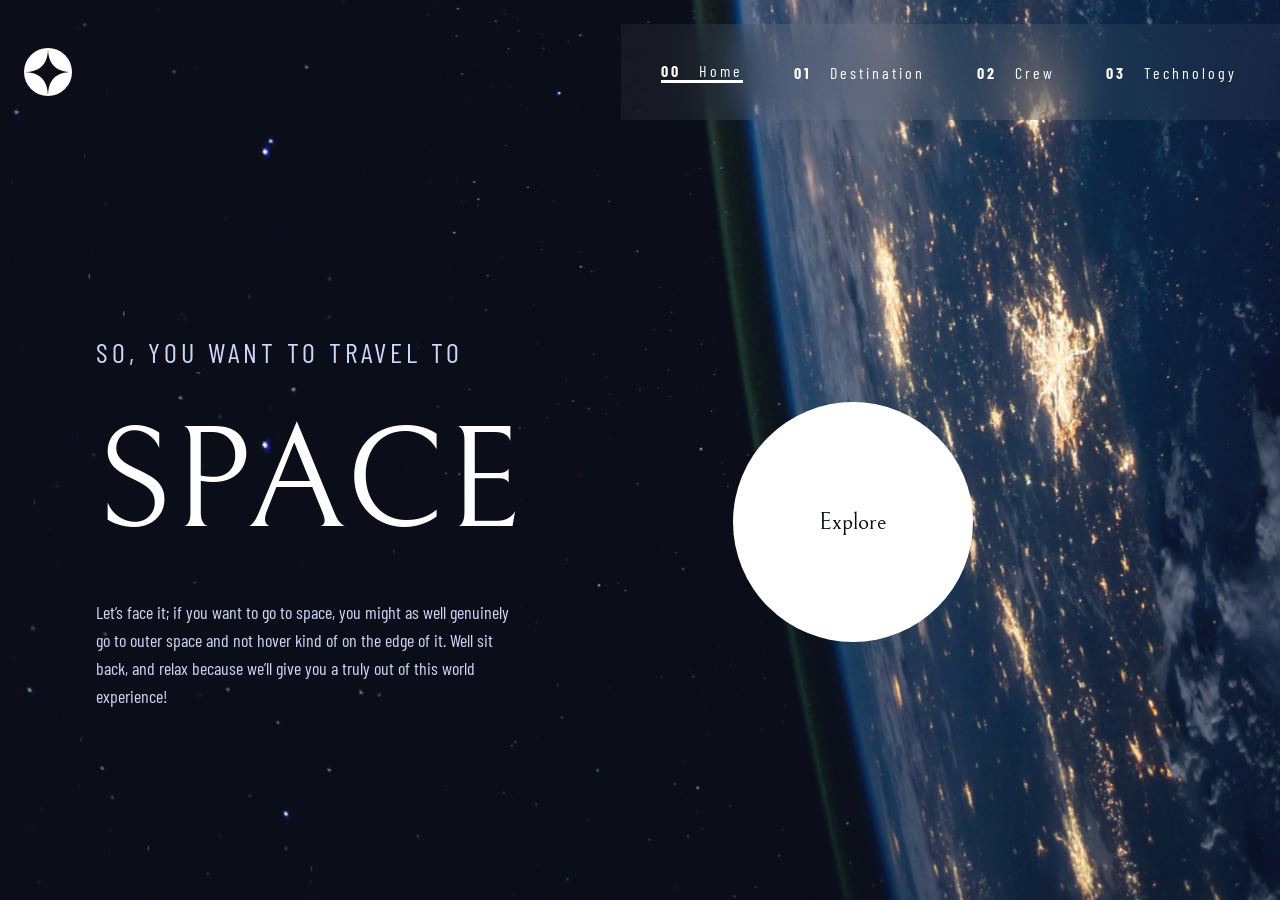
<file: index.html>
<!DOCTYPE html>
<html lang="en">
<head>
  <meta charset="UTF-8">
  <meta name="viewport" content="width=device-width, initial-scale=1.0">

  <link rel="icon" type="image/png" sizes="32x32" href="./assets/favicon-32x32.png">
  <link rel="stylesheet" href="./styles/style.css">
  <link rel="stylesheet" href="./styles/nav-styles.css">
  <title>Frontend Mentor | Space tourism website</title>
</head>
<body class="home">
<header>
 <div class="logo_container">
  <img src="./assets/shared/logo.svg" alt="logo">
 </div>
 <button class="toggle-menu" aria-label="Open menu">
  <img src="./assets/shared/icon-hamburger.svg" alt="menu">
</button>
    <nav class="nav">
      <!-- CLOSE BUTTON INSIDE PANEL -->
      <button class="close-menu" aria-label="Close menu">
        <img src="./assets/shared/icon-close.svg" alt="">
      </button>
      <ul>
        <li><a href="#" class="active" aria-current="page"><span>00 </span>Home</a></li>
        <li><a href="destination-moon.html"><span>01 </span>Destination</a></li>
        <li><a href="crew-commander.html"><span>02 </span>Crew</a></li>
        <li><a href="technology-capsule.html"><span>03 </span>Technology</a></li>
      </ul>
    </nav>
</header>
<main>
  <section class="hero-content">
    <h1>
      So, you want to travel to
      <span>Space</span>
    </h1>
    <p>
      Let’s face it; if you want to go to space, you might as well genuinely go to 
      outer space and not hover kind of on the edge of it. Well sit back, and relax 
      because we’ll give you a truly out of this world experience!
    </p>
  </section>
  <section class="explore-link">
    <a href="destination-moon.html" class="btn-explore" aria-label="Explore destinations">Explore</a>
  </section>
</main>
<script src="./scripts/script.js" type="text/javascript"></script>
</body>
</html>
</file>
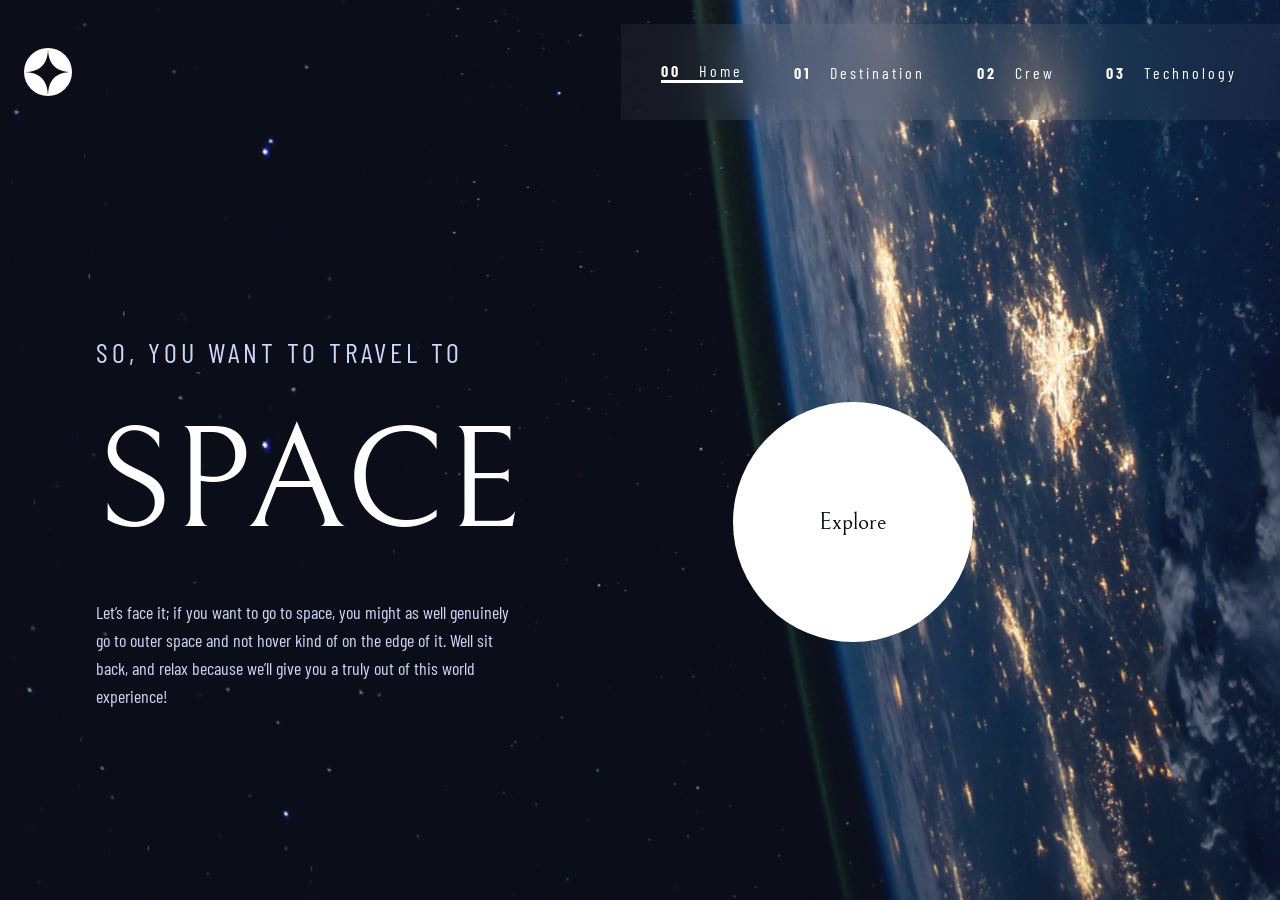
<file: starter-code/index.html>
<!DOCTYPE html>
<html lang="en">
<head>
  <meta charset="UTF-8">
  <meta name="viewport" content="width=device-width, initial-scale=1.0">

  <link rel="icon" type="image/png" sizes="32x32" href="./assets/favicon-32x32.png">
  <link rel="stylesheet" href="./styles/style.css">
  <link rel="stylesheet" href="./styles/nav-styles.css">
  <title>Frontend Mentor | Space tourism website</title>
</head>
<body class="home">
<header>
 <div class="logo_container">
  <img src="./assets/shared/logo.svg" alt="logo">
 </div>
 <button class="toggle-menu" aria-label="Open menu">
  <img src="./assets/shared/icon-hamburger.svg" alt="menu">
</button>
    <nav class="nav">
      <!-- CLOSE BUTTON INSIDE PANEL -->
      <button class="close-menu" aria-label="Close menu">
        <img src="./assets/shared/icon-close.svg" alt="">
      </button>
      <ul>
        <li><a href="#" class="active" aria-current="page"><span>00 </span>Home</a></li>
        <li><a href="destination-europa.html"><span>01 </span>Destination</a></li>
        <li><a href="crew-commander.html"><span>02 </span>Crew</a></li>
        <li><a href="technology-capsule.html"><span>03 </span>Technology</a></li>
      </ul>
    </nav>
</header>
<main>
  <section class="hero-content">
    <h1>
      So, you want to travel to
      <span>Space</span>
    </h1>
    <p>
      Let’s face it; if you want to go to space, you might as well genuinely go to 
      outer space and not hover kind of on the edge of it. Well sit back, and relax 
      because we’ll give you a truly out of this world experience!
    </p>
  </section>
  <section class="explore-link">
    <a href="destination-europa.html" class="btn-explore" aria-label="Explore destinations">Explore</a>
  </section>
</main>
<script src="./scripts/script.js" type="text/javascript"></script>
</body>
</html>
</file>
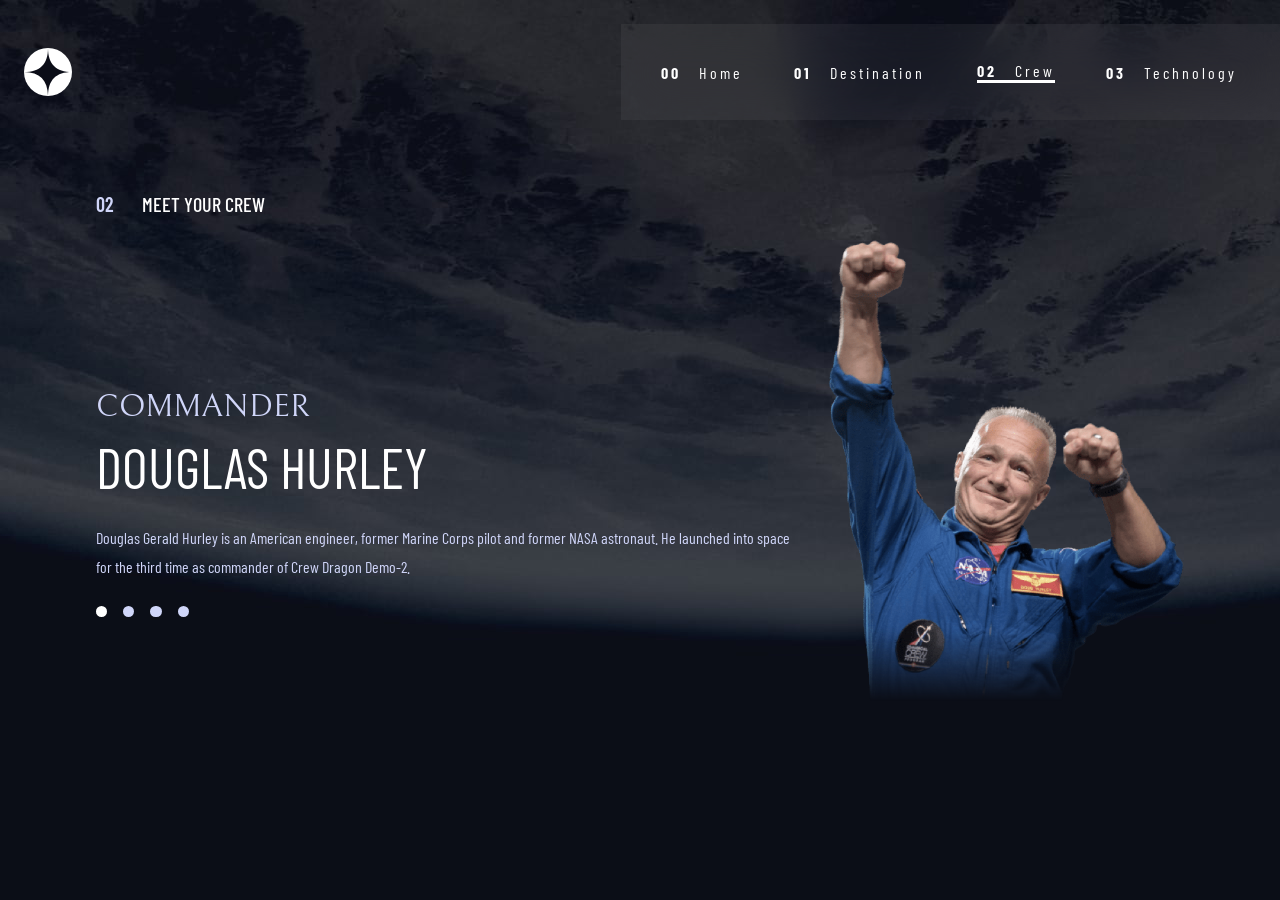
<file: crew-commander.html>
<!DOCTYPE html>
<html lang="en">
<head>
  <meta charset="UTF-8">
  <meta name="viewport" content="width=device-width, initial-scale=1.0">

  <link rel="icon" type="image/png" sizes="32x32" href="./assets/favicon-32x32.png">
  <link rel="stylesheet" href="./styles/nav-styles.css">
  <link rel="stylesheet" href="./styles/crew-styles.css">
  <title>Frontend Mentor | Space tourism website</title>
</head>
<body class="crew">
  <header>
    <div class="logo_container">
     <img src="./assets/shared/logo.svg" alt="logo">
    </div>
    <button class="toggle-menu" aria-label="Open menu">
     <img src="./assets/shared/icon-hamburger.svg" alt="menu">
    </button>
    <nav class="nav">
      <!-- CLOSE BUTTON INSIDE PANEL -->
      <button class="close-menu" aria-label="Close menu">
        <img src="./assets/shared/icon-close.svg" alt="">
      </button>
      <ul>
        <li><a href="index.html"><span>00 </span>Home</a></li>
        <li><a href="destination-moon.html"><span>01 </span>Destination</a></li>
        <li><a href="#" class="active" aria-current="page"><span>02 </span>Crew</a></li>
        <li><a href="technology-capsule.html"><span>03 </span>Technology</a></li>
      </ul>
    </nav>
  </header>
  <main>
    <h1><span>02</span> Meet your crew</h1>
    <section>
      <div class="crew-members">
        <div class="crew-member-info">
          <h2>Commander</h2>
          <h3>Douglas Hurley</h3>
          <p>
            Douglas Gerald Hurley is an American engineer, former Marine Corps pilot 
            and former NASA astronaut. He launched into space for the third time as 
            commander of Crew Dragon Demo-2.
          </p>
        </div>
        <nav>
          <ul class="crew-nav">
            <li><a href="#" class="active" aria-current="page" id="douglas-hurley"></a></li>
            <li><a href="crew-engineer.html" id="anousheh-ansari"></a></li>
            <li><a href="crew-pilot.html" id="victor-glover"></a></li>
            <li><a href="crew-specialist.html" id="mark-shuttleworth"></a></li>
          </ul>
        </nav>
      </div>
      <div class="crew-image-container">
        <img src="./assets/crew/image-douglas-hurley.png" alt="commander image">
      </div>
    </section>
  </main>
  <script type="text/javascript" src="./scripts/script.js"></script>
  <script type="text/javascript" src="./scripts/crew-script.js"></script>
</body>
</html>
</file>
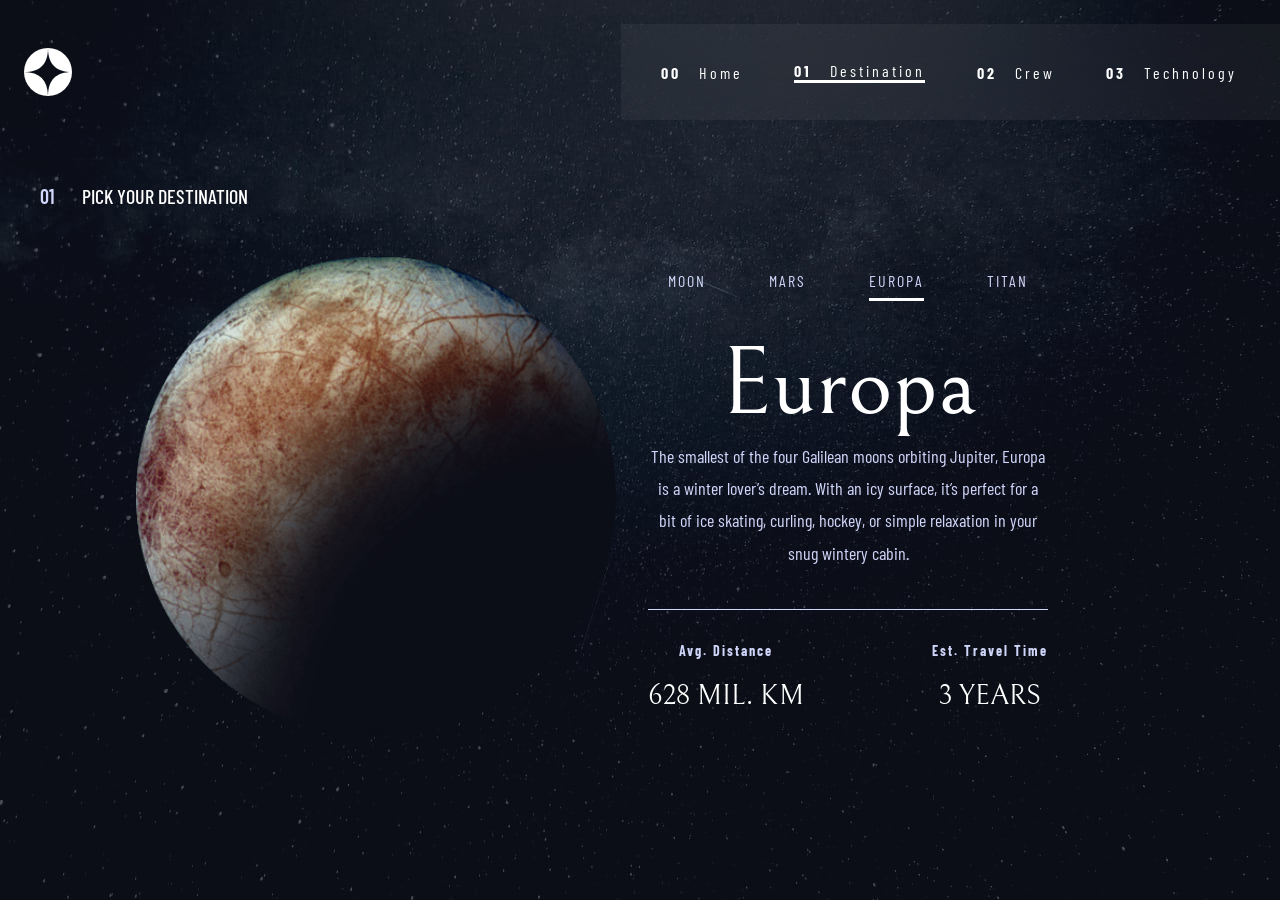
<file: destination-europa.html>
<!DOCTYPE html>
<html lang="en">
<head>
  <meta charset="UTF-8">
  <meta name="viewport" content="width=device-width, initial-scale=1.0">

  <link rel="icon" type="image/png" sizes="32x32" href="./assets/favicon-32x32.png">
  <link rel="stylesheet" href="./styles/destination-styles.css">
  <link rel="stylesheet" href="./styles/nav-styles.css">
  <title>Frontend Mentor | Space tourism website</title>
</head>
<body class="destination">
  <header>
    <div class="logo_container">
     <img src="./assets/shared/logo.svg" alt="logo">
    </div>
    <button class="toggle-menu" aria-label="Open menu">
     <img src="./assets/shared/icon-hamburger.svg" alt="menu">
    </button>
    <nav class="nav">
      <!-- CLOSE BUTTON INSIDE PANEL -->
      <button class="close-menu" aria-label="Close menu">
        <img src="./assets/shared/icon-close.svg" alt="">
      </button>
      <ul>
        <li><a href="index.html"><span>00 </span>Home</a></li>
        <li><a href="#" class="active" aria-current="page"><span>01 </span>Destination</a></li>
        <li><a href="crew-commander.html"><span>02 </span>Crew</a></li>
        <li><a href="technology-capsule.html"><span>03 </span>Technology</a></li>
      </ul>
    </nav>
  </header>
  <main>
    <h1><span>01</span> Pick your destination</h1>
    <section>
      <div class="destination-image-container">
        <img src="./assets/destination/image-europa.png" alt="europa">
      </div>
      <div class="destination-details">
        <nav class="destination-nav">
          <ul>
            <li><a href="destination-moon.html" id="moon">Moon</a></li>
            <li><a href="destination-mars.html" id="mars">Mars</a></li>
            <li><a href="#" class="active" aria-current="page" id="europa">Europa</a></li>
            <li><a href="destination-titan.html" id="titan">Titan</a></li>
          </ul>
        </nav>
        <div class="destination-description">
          <h2>Europa</h2>
          <p>The smallest of the four Galilean moons orbiting Jupiter, Europa is a 
            winter lover’s dream. With an icy surface, it’s perfect for a bit of 
            ice skating, curling, hockey, or simple relaxation in your snug wintery 
            cabin.
          </p>
        </div>
        <div class="destination-meta">
          <div class="distance">
            <h3>Avg. Distance</h3>
            <p>628 MIL. KM</p>
          </div>
          <div class="travel-time">
            <h3>Est. Travel Time</h3>
            <p>3 YEARS</p>
          </div>
        </div>
      </div>
    </section>
  </main>
<script src="./scripts/script.js" type="text/javascript"></script>
<script src="./scripts/destination-script.js" type="text/javascript"></script>
</body>
</html>
</file>
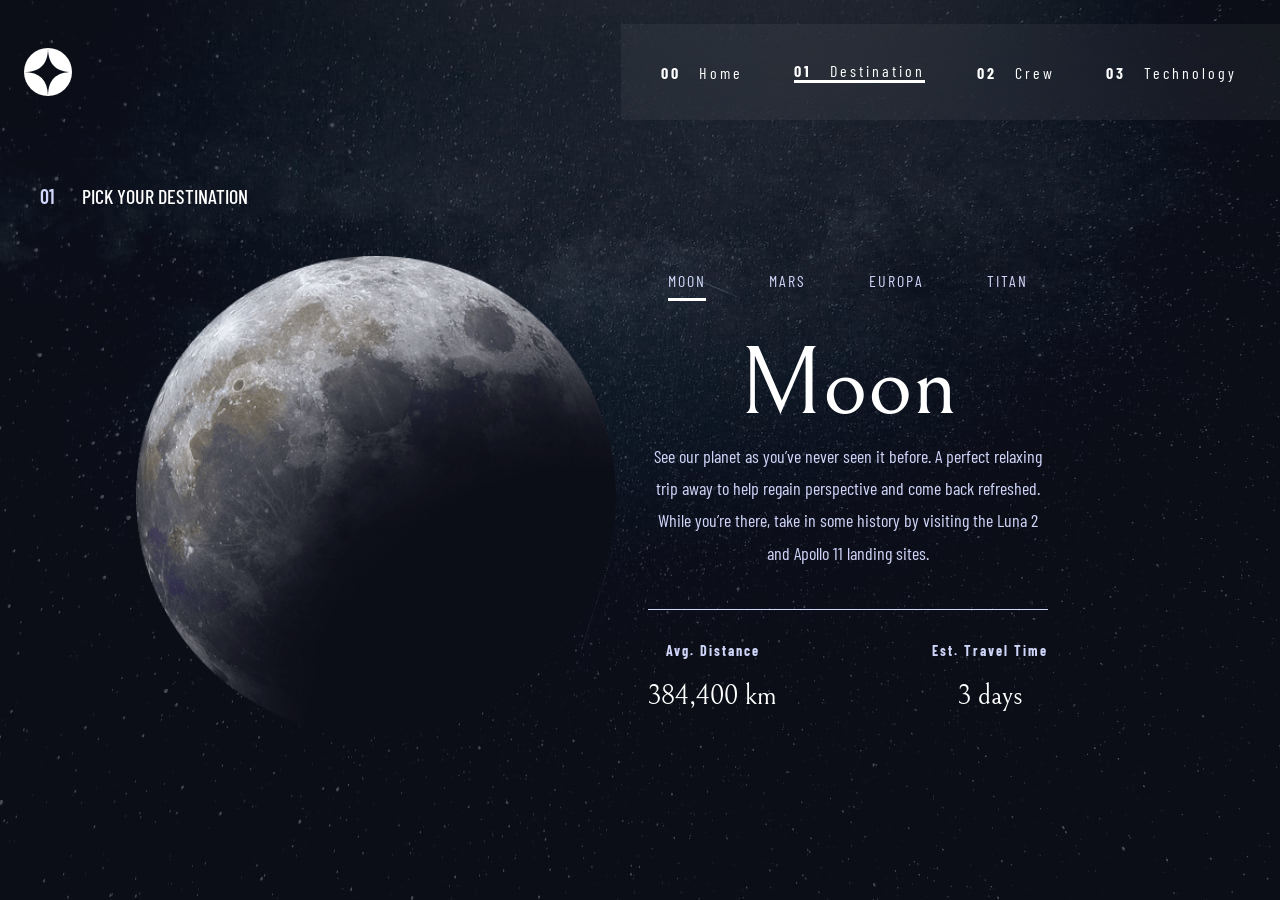
<file: destination-moon.html>
<!DOCTYPE html>
<html lang="en">
<head>
  <meta charset="UTF-8">
  <meta name="viewport" content="width=device-width, initial-scale=1.0">

  <link rel="icon" type="image/png" sizes="32x32" href="./assets/favicon-32x32.png">
  <link rel="stylesheet" href="./styles/destination-styles.css">
  <link rel="stylesheet" href="./styles/nav-styles.css">
  <title>Frontend Mentor | Space tourism website</title>
</head>
<body class="destination">
  <header>
    <div class="logo_container">
     <img src="./assets/shared/logo.svg" alt="logo">
    </div>
    <button class="toggle-menu" aria-label="Open menu">
     <img src="./assets/shared/icon-hamburger.svg" alt="menu">
    </button>
    <nav class="nav">
      <!-- CLOSE BUTTON INSIDE PANEL -->
      <button class="close-menu" aria-label="Close menu">
        <img src="./assets/shared/icon-close.svg" alt="">
      </button>
      <ul>
        <li><a href="index.html"><span>00 </span>Home</a></li>
        <li><a href="#" class="active" aria-current="page"><span>01 </span>Destination</a></li>
        <li><a href="crew-commander.html"><span>02 </span>Crew</a></li>
        <li><a href="technology-capsule.html"><span>03 </span>Technology</a></li>
      </ul>
    </nav>
  </header>
  <main>
    <h1><span>01</span> Pick your destination</h1>
    <section>
      <div class="destination-image-container">
        <img src="./assets/destination/image-moon.png" alt="moon">
      </div>
      <div class="destination-details">
        <nav class="destination-nav">
          <ul>
            <li><a href="#" class="active" aria-current="page" id="moon">Moon</a></li>
            <li><a href="#" id="mars">Mars</a></li>
            <li><a href="#" id="europa">Europa</a></li>
            <li><a href="#" id="titan">Titan</a></li>
          </ul>
        </nav>
        <div class="destination-description">
          <h2>Moon</h2>
          <p>
            See our planet as you’ve never seen it before.
            A perfect relaxing trip away to help regain perspective and come back refreshed. 
            While you’re there, take in some history by visiting the Luna 2 and Apollo 11 landing sites.
          </p>
        </div>
        <div class="destination-meta">
          <div class="distance">
            <h3>Avg. Distance</h3>
            <p>384,400 km</p>
          </div>
          <div class="travel-time">
            <h3>Est. Travel Time</h3>
            <p>3 days</p>
          </div>
        </div>
      </div>
    </section>
  </main>
<script src="./scripts/script.js" type="text/javascript"></script>
<script src="./scripts/destination-script.js" type="text/javascript"></script>
</body>
</html>
</file>
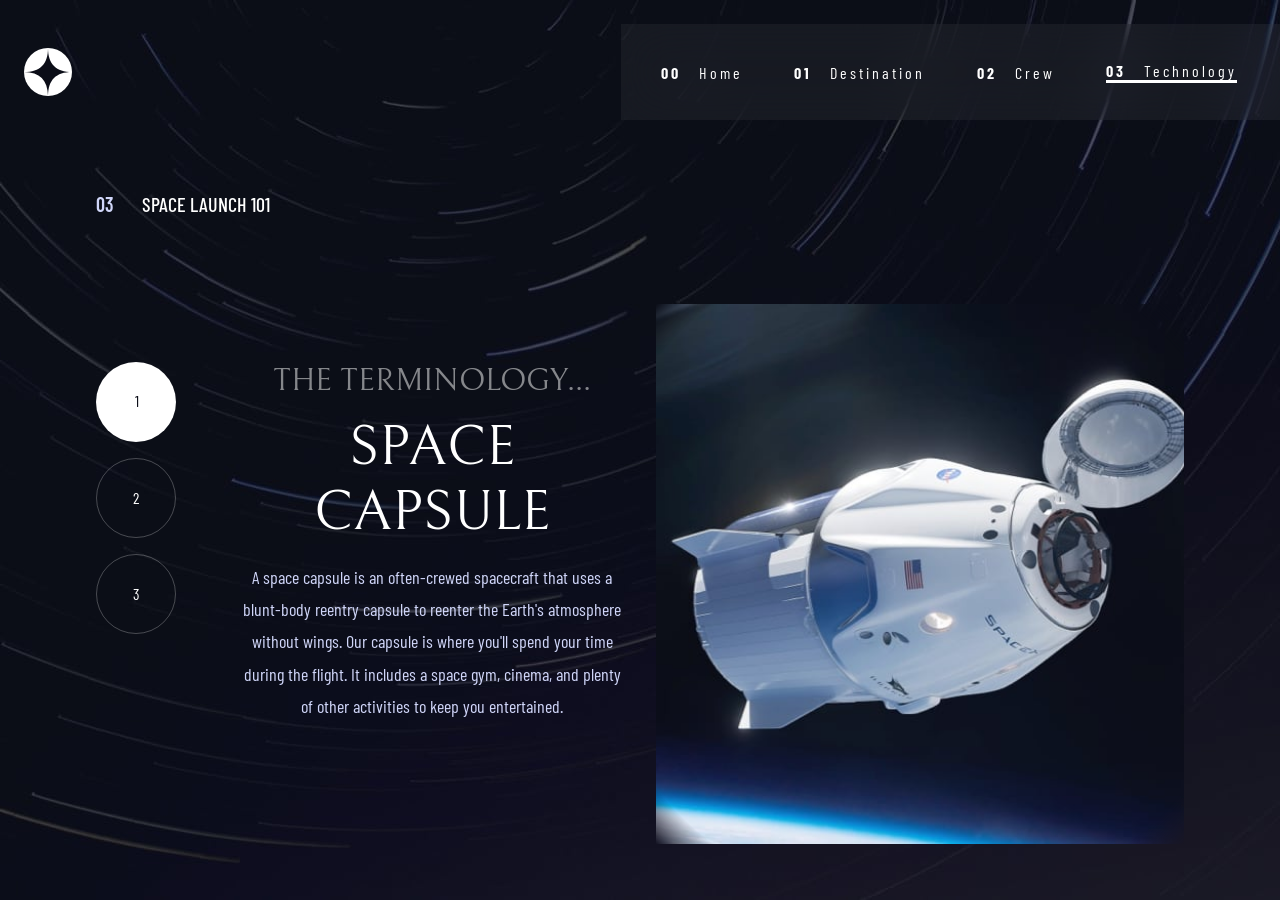
<file: technology-capsule.html>
<!DOCTYPE html>
<html lang="en">
<head>
  <meta charset="UTF-8">
  <meta name="viewport" content="width=device-width, initial-scale=1.0">

  <link rel="icon" type="image/png" sizes="32x32" href="./assets/favicon-32x32.png">
  <link rel="stylesheet" href="./styles/nav-styles.css">
  <link rel="stylesheet" href="./styles/technology-styles.css">
  <title>Frontend Mentor | Space tourism website</title>
</head>
<body class="technology">
  <header>
    <div class="logo_container">
     <img src="./assets/shared/logo.svg" alt="logo">
    </div>
    <button class="toggle-menu" aria-label="Open menu">
     <img src="./assets/shared/icon-hamburger.svg" alt="menu">
    </button>
    <nav class="nav">
      <!-- CLOSE BUTTON INSIDE PANEL -->
      <button class="close-menu" aria-label="Close menu">
        <img src="./assets/shared/icon-close.svg" alt="">
      </button>
      <ul>
        <li><a href="index.html"><span>00 </span>Home</a></li>
        <li><a href="destination-europa.html"><span>01 </span>Destination</a></li>
        <li><a href="crew-commander.html"><span>02 </span>Crew</a></li>
        <li><a href="#" class="active" aria-current="page"><span>03 </span>Technology</a></li>
      </ul>
    </nav>
  </header>
  <main>
    <h1><span>03</span> Space launch 101</h1>
    <section>
      <div class="technology-image-container">
        <picture>
          <source media="(min-width: 1024px)" srcset="./assets/technology/image-space-capsule-portrait.jpg">
          <img src="./assets/technology/image-space-capsule-landscape.jpg" alt="space capsule with earth in the background">
        </picture>
      </div>
      <div class="technology-equipment">
        <nav aria-label="Technology selection">
          <ul class="technology-nav">
            <li><a aria-label="Space capsule"  aria-current="page" class="active" href="#" id="space-capsule">1</a></li>
            <li><a aria-label="Spaceport" href="technology-spaceport.html" id="spaceport">2</a></li>
            <li><a aria-label="Launch vehicle" href="technology-vehicle.html" id="launch-vehicle">3</a></li>
          </ul>
        </nav>
        <div class="tech-info">
          <h2>
            <span class="translucent">The terminology...</span>
            <span>Space capsule</span>
          </h2>
          <p>A space capsule is an often-crewed spacecraft that uses a blunt-body reentry 
            capsule to reenter the Earth's atmosphere without wings. Our capsule is where 
            you'll spend your time during the flight. It includes a space gym, cinema, 
            and plenty of other activities to keep you entertained.
          </p> 
        </div>
      </div>
    </section>
  </main>
  <script type="text/javascript" src="./scripts/script.js"></script>
  <script src="./scripts/technology-script.js" type="text/javascript"></script>
</body>
</html>
</file>
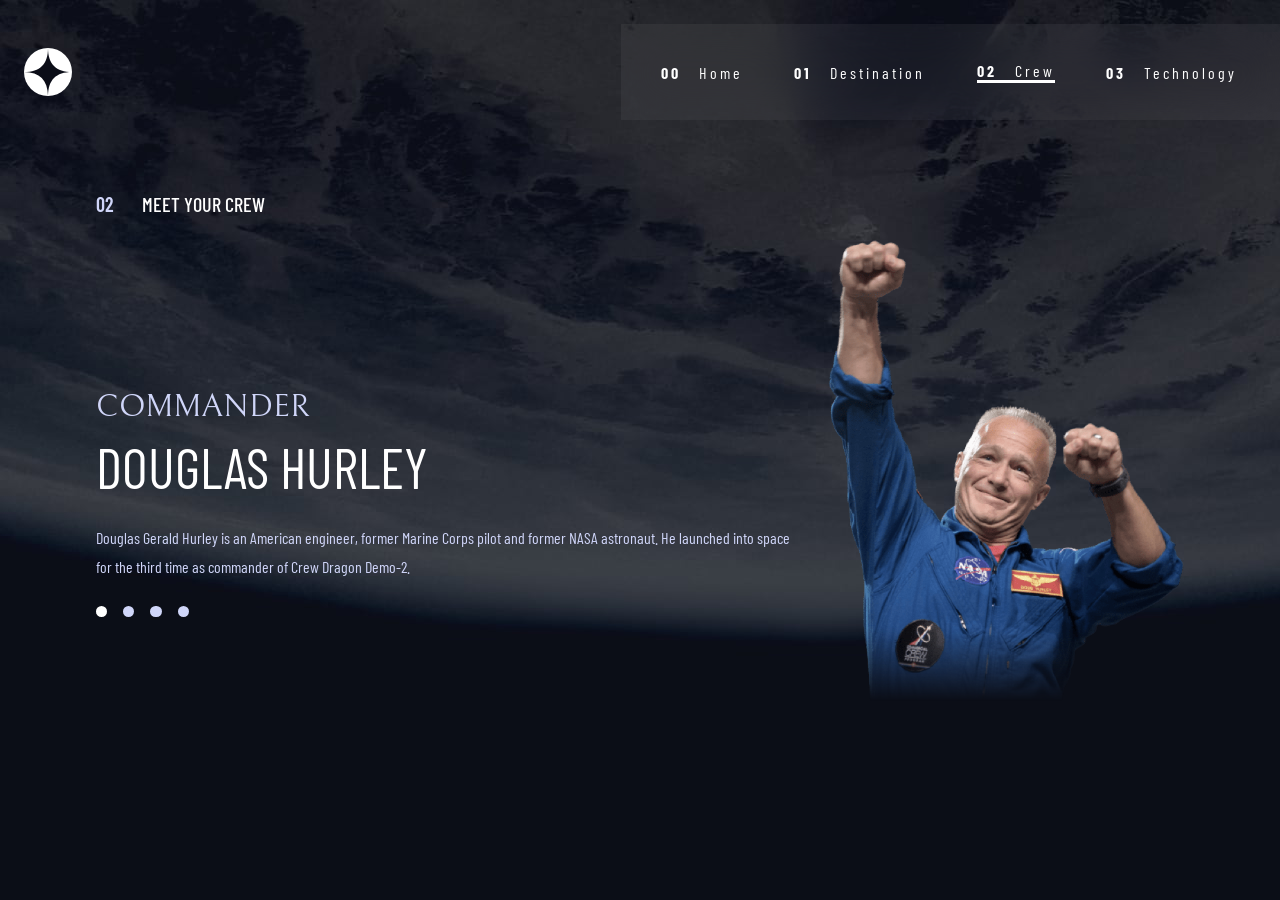
<file: starter-code/crew-commander.html>
<!DOCTYPE html>
<html lang="en">
<head>
  <meta charset="UTF-8">
  <meta name="viewport" content="width=device-width, initial-scale=1.0">

  <link rel="icon" type="image/png" sizes="32x32" href="./assets/favicon-32x32.png">
  <link rel="stylesheet" href="./styles/nav-styles.css">
  <link rel="stylesheet" href="./styles/crew-styles.css">
  <title>Frontend Mentor | Space tourism website</title>
</head>
<body class="crew">
  <header>
    <div class="logo_container">
     <img src="./assets/shared/logo.svg" alt="logo">
    </div>
    <button class="toggle-menu" aria-label="Open menu">
     <img src="./assets/shared/icon-hamburger.svg" alt="menu">
    </button>
    <nav class="nav">
      <!-- CLOSE BUTTON INSIDE PANEL -->
      <button class="close-menu" aria-label="Close menu">
        <img src="./assets/shared/icon-close.svg" alt="">
      </button>
      <ul>
        <li><a href="index.html"><span>00 </span>Home</a></li>
        <li><a href="destination-europa.html"><span>01 </span>Destination</a></li>
        <li><a href="#" class="active" aria-current="page"><span>02 </span>Crew</a></li>
        <li><a href="technology-capsule.html"><span>03 </span>Technology</a></li>
      </ul>
    </nav>
  </header>
  <main>
    <h1><span>02</span> Meet your crew</h1>
    <section>
      <div class="crew-members">
        <div class="crew-member-info">
          <h2>Commander</h2>
          <h3>Douglas Hurley</h3>
          <p>
            Douglas Gerald Hurley is an American engineer, former Marine Corps pilot 
            and former NASA astronaut. He launched into space for the third time as 
            commander of Crew Dragon Demo-2.
          </p>
        </div>
        <nav>
          <ul class="crew-nav">
            <li><a href="#" class="active" aria-current="page" id="douglas-hurley"></a></li>
            <li><a href="crew-engineer.html" id="anousheh-ansari"></a></li>
            <li><a href="crew-pilot.html" id="victor-glover"></a></li>
            <li><a href="crew-specialist.html" id="mark-shuttleworth"></a></li>
          </ul>
        </nav>
      </div>
      <div class="crew-image-container">
        <img src="./assets/crew/image-douglas-hurley.png" alt="commander image">
      </div>
    </section>
  </main>
  <script type="text/javascript" src="./scripts/script.js"></script>
  <script type="text/javascript" src="./scripts/crew-script.js"></script>
</body>
</html>
</file>
<file: styles/style.css>
@import url('https://fonts.googleapis.com/css2?family=Bellefair&display=swap');
@import url('https://fonts.googleapis.com/css2?family=Barlow+Condensed:ital,wght@0,100;0,200;0,300;0,400;0,500;0,600;0,700;0,800;0,900;1,100;1,200;1,300;1,400;1,500;1,600;1,700;1,800;1,900&display=swap');
:root {
    --primary-color: #FFFFFF;
    --secondary-color: #d0d6f9;
    --background-color: #0b0d17; 
    --title-font: 'Bellefair', serif;
    --text-font: 'Barlow Condensed', sans-serif;
}
*,*::before,*::after {
    box-sizing: border-box;
    padding: 0;
    margin: 0;
    font-family: var(--text-font);
}
img {
    display: block;
    max-width: 100%;
}
body {
    min-height: 100dvh;
    display: flex;
    flex-direction: column;
    overflow-x: hidden;
    background-size: cover;
    background-position: center;
    background-repeat: no-repeat;
    background-attachment: fixed;
}


/* Add styles for the main content */
.home {
  background-image: url("../assets/home/background-home-mobile.jpg");
}
main {
    display: flex;
    flex-direction: column; 
    align-items: center;
    text-align: center;
    padding: 1.5rem; 
}
h1 {
    font-size: 1rem;
    font-weight: 400;
    color: var(--secondary-color);
    text-align: center;
    text-transform: uppercase;
}
h1 span {
    font-family: var(--title-font);
    font-size: 5rem;
    color: var(--primary-color);
    display: block;
    margin-block: 2rem;
    letter-spacing: 0px;
}
p {
    color:var(--secondary-color);
    line-height: 1.75rem;
}
.explore-link {
    display: flex;
    justify-content: center;
    align-items: center;
    width: 100%;
}
.btn-explore {
  display: inline-block;
  background: white;
  color: var(--background-color);
  font-family: var(--title-font);
  font-size: 1.5rem;
  font-weight: 400;
  border-radius: 50%;
  width: 9rem;
  height: 9rem;
  line-height: 9rem;
  margin-block:4.5rem;
  padding-inline:auto;
  text-align: center;
  text-decoration: none;
  cursor: pointer;
  transition: transform 0.3s ease;
  box-shadow: 0 0 0 0 rgba(255,255,255,0);
}

.btn-explore:hover,
.btn-explore:focus {
  transform: scale(1.1);
  box-shadow: 0 0 0 5.5rem rgba(255,255,255,0.2);
  outline: none;
  color:var(--secondary-color)
}

@media (min-width: 768px) {
  main {
    padding:8rem;
    padding-inline: 2.5rem;
  }
  .home {
    background-image: url("../assets/home/background-home-tablet.jpg");
  }
  .btn-explore {
    width: 15rem;
    height: 15rem;
    line-height: 15rem;
    margin-block:7.5rem;
  }

.btn-explore:hover,
.btn-explore:focus {
  box-shadow: 0 0 0 3.5rem rgba(255,255,255,0.2);
}
  h1 {
    font-size: 1.75rem;
    letter-spacing: 4px;
  }
  h1 span {
    font-size: 9rem;
  }
  
}
@media (min-width: 1024px) {
  .home {
    background-image: url("../assets/home/background-home-desktop.jpg");
  }
  main {
    margin-block: auto;
    padding-inline: 6rem;
    flex-direction: row;
    justify-content: baseline;
    gap: auto;
  }
  .hero-content {
    text-align: start;
  }
  h1 {
    text-align: inherit;
  }
  p {
    font-size: 1.125rem;
    max-width: 450px;
  }

}
</file>
<file: styles/nav-styles.css>
header {
    color: #fff;
    padding-block: 1.5rem;
    padding-inline: 1.5rem;
    display:flex;
    justify-content: space-between;
    align-items: center;
}
.logo_container {
    padding-right: 1.5rem;
}
.toggle-menu {
    background: none;
    border: none;
    cursor: pointer;
    padding-left: 1.5rem;
}
/* Add styles for the navigation menu */
.nav {
  position: fixed;
  inset: 0 0 0 30%; /* leaves left side visible */
  
  background: rgba(255, 255, 255, 0.05);

  backdrop-filter: blur(25px);
  -webkit-backdrop-filter: blur(25px);

  transform: translateX(100%);
  transition: transform 0.4s ease;

  padding-top: 8rem;
  padding-left: 2rem;
  z-index: 1;
}

.nav.active {
  transform: translateX(0);
}
.nav ul {
  list-style: none;
  display: flex;
  flex-direction: column;
  gap: 2rem;
}
.nav li {
  padding-right: .2rem;
}
.nav a {
  text-decoration: none;
  color: white;
  letter-spacing: 3px;
  font-size: 1rem;
  display: block;
}

nav a.active {
    border-right: 3px solid var(--primary-color);
}

.nav span {
  font-weight: 700;
  margin-right: 0.75rem;
}

.nav a:hover,
.nav a:focus {
    border-right: 3px solid var(--secondary-color);
}


.toggle-menu {
    /* background: none; */
    border: none;
    cursor: pointer;
}
.toggle-menu img {
    width: 24px;
    height: 24px;
}
.close-menu {
  position: absolute;
  top: 2rem;
  right: 2rem;
  background: none;
  border: none;
  cursor: pointer;
}

.close-menu img {
  width: 24px;
  height: 24px;
}
@media (min-width: 768px) {
  header {
    padding-inline-end:0;
  }
  
  /* Hide hamburger */
  .toggle-menu {
    display: none;
  }

  /* Hide close button */
  .close-menu {
    display: none;
  }

  /* Reset nav completely */
  .nav {
    position: static;
    inset: auto;
    transform: none;
    transition: none;
    display: flex;
    align-items: center;

    width: auto;
    height: 6rem;
/* 
    backdrop-filter: none; */

    padding: 0;
    padding-inline:2.5rem;
    gap: 3rem;
  }

  .nav ul {
    flex-direction: row;
    gap: 3rem;
    align-items: center;
  }
  nav a.active {
    border-right:none;
    border-bottom: 3px solid var(--primary-color);
  }
.nav a:hover,
.nav a:focus {
  border-right: none; 
  border-bottom: 3px solid var(--secondary-color);
}
}
</file>
<file: starter-code/styles/style.css>
@import url('https://fonts.googleapis.com/css2?family=Bellefair&display=swap');
@import url('https://fonts.googleapis.com/css2?family=Barlow+Condensed:ital,wght@0,100;0,200;0,300;0,400;0,500;0,600;0,700;0,800;0,900;1,100;1,200;1,300;1,400;1,500;1,600;1,700;1,800;1,900&display=swap');
:root {
    --primary-color: #FFFFFF;
    --secondary-color: #d0d6f9;
    --background-color: #0b0d17; 
    --title-font: 'Bellefair', serif;
    --text-font: 'Barlow Condensed', sans-serif;
}
*,*::before,*::after {
    box-sizing: border-box;
    padding: 0;
    margin: 0;
    font-family: var(--text-font);
}
img {
    display: block;
    max-width: 100%;
}
body {
    min-height: 100dvh;
    display: flex;
    flex-direction: column;
    overflow-x: hidden;
    background-size: cover;
    background-position: center;
    background-repeat: no-repeat;
    background-attachment: fixed;
}


/* Add styles for the main content */
.home {
  background-image: url("../assets/home/background-home-mobile.jpg");
}
main {
    display: flex;
    flex-direction: column; 
    align-items: center;
    text-align: center;
    padding: 1.5rem; 
}
h1 {
    font-size: 1rem;
    font-weight: 400;
    color: var(--secondary-color);
    text-align: center;
    text-transform: uppercase;
}
h1 span {
    font-family: var(--title-font);
    font-size: 5rem;
    color: var(--primary-color);
    display: block;
    margin-block: 2rem;
    letter-spacing: 0px;
}
p {
    color:var(--secondary-color);
    line-height: 1.75rem;
}
.explore-link {
    display: flex;
    justify-content: center;
    align-items: center;
    width: 100%;
}
.btn-explore {
  display: inline-block;
  background: white;
  color: var(--background-color);
  font-family: var(--title-font);
  font-size: 1.5rem;
  font-weight: 400;
  border-radius: 50%;
  width: 9rem;
  height: 9rem;
  line-height: 9rem;
  margin-block:4.5rem;
  padding-inline:auto;
  text-align: center;
  text-decoration: none;
  cursor: pointer;
  transition: transform 0.3s ease;
  box-shadow: 0 0 0 0 rgba(255,255,255,0);
}

.btn-explore:hover,
.btn-explore:focus {
  transform: scale(1.1);
  box-shadow: 0 0 0 5.5rem rgba(255,255,255,0.2);
  outline: none;
  color:var(--secondary-color)
}

@media (min-width: 768px) {
  main {
    padding:8rem;
    padding-inline: 2.5rem;
  }
  .home {
    background-image: url("../assets/home/background-home-tablet.jpg");
  }
  .btn-explore {
    width: 15rem;
    height: 15rem;
    line-height: 15rem;
    margin-block:7.5rem;
  }

.btn-explore:hover,
.btn-explore:focus {
  box-shadow: 0 0 0 3.5rem rgba(255,255,255,0.2);
}
  h1 {
    font-size: 1.75rem;
    letter-spacing: 4px;
  }
  h1 span {
    font-size: 9rem;
  }
  
}
@media (min-width: 1024px) {
  .home {
    background-image: url("../assets/home/background-home-desktop.jpg");
  }
  main {
    margin-block: auto;
    padding-inline: 6rem;
    flex-direction: row;
    justify-content: baseline;
    gap: auto;
  }
  .hero-content {
    text-align: start;
  }
  h1 {
    text-align: inherit;
  }
  p {
    font-size: 1.125rem;
    max-width: 450px;
  }

}
</file>
<file: starter-code/styles/nav-styles.css>
header {
    color: #fff;
    padding-block: 1.5rem;
    padding-inline: 1.5rem;
    display:flex;
    justify-content: space-between;
    align-items: center;
}
.logo_container {
    padding-right: 1.5rem;
}
.toggle-menu {
    background: none;
    border: none;
    cursor: pointer;
    padding-left: 1.5rem;
}
/* Add styles for the navigation menu */
.nav {
  position: fixed;
  inset: 0 0 0 30%; /* leaves left side visible */
  
  background: rgba(255, 255, 255, 0.05);

  backdrop-filter: blur(25px);
  -webkit-backdrop-filter: blur(25px);

  transform: translateX(100%);
  transition: transform 0.4s ease;

  padding-top: 8rem;
  padding-left: 2rem;
  z-index: 1;
}

.nav.active {
  transform: translateX(0);
}
.nav ul {
  list-style: none;
  display: flex;
  flex-direction: column;
  gap: 2rem;
}
.nav li {
  padding-right: .2rem;
}
.nav a {
  text-decoration: none;
  color: white;
  letter-spacing: 3px;
  font-size: 1rem;
  display: block;
}

nav a.active {
    border-right: 3px solid var(--primary-color);
}

.nav span {
  font-weight: 700;
  margin-right: 0.75rem;
}

.nav a:hover,
.nav a:focus {
    border-right: 3px solid var(--secondary-color);
}


.toggle-menu {
    /* background: none; */
    border: none;
    cursor: pointer;
}
.toggle-menu img {
    width: 24px;
    height: 24px;
}
.close-menu {
  position: absolute;
  top: 2rem;
  right: 2rem;
  background: none;
  border: none;
  cursor: pointer;
}

.close-menu img {
  width: 24px;
  height: 24px;
}
@media (min-width: 768px) {
  header {
    padding-inline-end:0;
  }
  
  /* Hide hamburger */
  .toggle-menu {
    display: none;
  }

  /* Hide close button */
  .close-menu {
    display: none;
  }

  /* Reset nav completely */
  .nav {
    position: static;
    inset: auto;
    transform: none;
    transition: none;
    display: flex;
    align-items: center;

    width: auto;
    height: 6rem;
/* 
    backdrop-filter: none; */

    padding: 0;
    padding-inline:2.5rem;
    gap: 3rem;
  }

  .nav ul {
    flex-direction: row;
    gap: 3rem;
    align-items: center;
  }
  nav a.active {
    border-right:none;
    border-bottom: 3px solid var(--primary-color);
  }
.nav a:hover,
.nav a:focus {
  border-right: none; 
  border-bottom: 3px solid var(--secondary-color);
}
}
</file>
<file: styles/crew-styles.css>
@import url('https://fonts.googleapis.com/css2?family=Bellefair&display=swap');
@import url('https://fonts.googleapis.com/css2?family=Barlow+Condensed:ital,wght@0,100;0,200;0,300;0,400;0,500;0,600;0,700;0,800;0,900;1,100;1,200;1,300;1,400;1,500;1,600;1,700;1,800;1,900&display=swap');
:root {
    --primary-color: #FFFFFF;
    --secondary-color: #d0d6f9;
    --background-color: #0b0d17; 
    --title-font: 'Bellefair', serif;
    --text-font: 'Barlow Condensed', sans-serif;
}
*,*::before,*::after {
    box-sizing: border-box;
    padding: 0;
    margin: 0;
    font-family: var(--text-font);
}
img {
    display: block;
    max-width: 100%;
}
body {
    min-height: 100dvh;
    display: flex;
    flex-direction: column;
    overflow-x: hidden;
    background-size: cover;
    background-position: center;
    background-repeat: no-repeat;
    background-attachment: fixed;
}

/*Styles for the main content*/
.crew {
  background-image: url("../assets/crew/background-crew-mobile.jpg");
}
main {
    display: flex;
    flex-direction: column; 
    align-items: center;
    text-align: center;
    gap: 1.5rem;
    padding: 1.5rem;
}
h1 {
    font-size: 1rem;
    font-weight: 500;
    letter-spacing: 15%;
    color: var(--primary-color);
    text-transform: uppercase;
}
h1 span {
    font-size: inherit;
    font-weight: 600;
    letter-spacing: 15%;
    color: var(--secondary-color);
    margin-inline-end: 1.5rem;
    letter-spacing: inherit;
}
section {
    display: flex;
    flex-direction: column;
    align-items: center;
    gap: 2rem;
    width: 100%;
}
.crew-members {
    display: flex;
    flex-direction: column;
    gap:1.5rem;
    padding-top: 2.5rem;
}
h2 {
    font-size: 1.125rem;
    font-family: var(--title-font);
    font-weight: 400;
    letter-spacing: 0;
    color: var(--secondary-color);
    mix-blend-mode: normal;
    text-transform: uppercase;
    margin-bottom: .5rem;
}
h3 {
    font-size: 1.5rem;
    letter-spacing: 0;
    font-weight: 400;
    color: var(--primary-color);
    text-transform: uppercase;
    margin-bottom: 1.5rem;

}
p {
    color: var(--secondary-color);
    font-size: 1rem;
    line-height:180%;
}
.crew-nav{
    display: flex;
    list-style: none;
    justify-content: center;
    gap: 1rem;
}


.crew-image-container img {
    -webkit-mask-image: linear-gradient(to top,#00000000 20%,#000000ff 50%);
    mask-image: linear-gradient(to top,#00000000 5%,#000000ff 20%);
}
.crew-nav a {
    display: block;
    text-decoration: none;
    height: .7rem;
    width: .7rem;
    background: var(--secondary-color);
    border-radius: 50%;
}
.crew-nav a.active {
    border-right: none;
    background:var(--primary-color)
}
.crew-nav a:hover,
.crew-nav a:focus {
    background: var(--primary-color);
}
@media (min-width: 768px) {
  main {
    padding:2.5rem;
    padding-bottom: 0;
    align-items: flex-start;
  }
  .crew {
    background-image: url("../assets/crew/background-crew-tablet.jpg");
  }
  h1 {
    font-size: 1.25rem;
    text-align: left;
  }
  h2 {
    font-size: 1.5rem;
  }
  h3 {
    font-size: 2.5rem;
  }
  .crew-image-container img {
    transform: translateY(64px);
    -webkit-mask-image: none;
    mask-image: none;
  }
  
}
@media (min-width: 1024px) {
  .crew {
    background-image: url("../assets/crew/background-crew-desktop.jpg");
  }
  main {
    padding-bottom: 2.5rem;
    padding-block: 3rem;
    padding-inline: 6rem;
  }
  h1 {
    margin-right: 6rem;
  }
  section {
    margin-block: auto;
    flex-direction: row;
    justify-content: baseline;
    gap: auto;
  }
  .crew-members {
    align-items: flex-start;
  }
  .crew-member-info {
    text-align: left;
  }
  h2 {
    font-size: 2rem;
  }
  h3 {
    font-size: 3.5rem;
  }
  .crew-image-container {
    overflow:visible;
  }
  .crew-image-container img {
    transform: none;
    -webkit-mask-image: linear-gradient(to top,#00000000 20%,#000000ff 50%);
    mask-image: linear-gradient(to top,#00000000 5%,#000000ff 20%);
}
  
  

}
</file>
<file: styles/destination-styles.css>
@import url('https://fonts.googleapis.com/css2?family=Bellefair&display=swap');
@import url('https://fonts.googleapis.com/css2?family=Barlow+Condensed:ital,wght@0,100;0,200;0,300;0,400;0,500;0,600;0,700;0,800;0,900;1,100;1,200;1,300;1,400;1,500;1,600;1,700;1,800;1,900&display=swap');
:root {
    --primary-color: #FFFFFF;
    --secondary-color: #d0d6f9;
    --background-color: #0b0d17; 
    --title-font: 'Bellefair', serif;
    --text-font: 'Barlow Condensed', sans-serif;
}
*,*::before,*::after {
    box-sizing: border-box;
    padding: 0;
    margin: 0;
    font-family: var(--text-font);
}
img {
    display: block;
    max-width: 100%;
}
body {
    min-height: 100dvh;
    display: flex;
    flex-direction: column;
    overflow-x: hidden;
    background-size: cover;
    background-position: center;
    background-repeat: no-repeat;
    background-attachment: fixed;
}


/* Add styles for the main content */
.destination {
  background-image: url("../assets/destination/background-destination-mobile.jpg");
}
main {
    display: flex;
    flex-direction: column; 
    align-items: center;
    text-align: center;
    gap: 1.5rem;
    padding: 1.5rem;
}
h1 {
    font-size: 1rem;
    font-weight: 500;
    letter-spacing: 15%;
    color: var(--primary-color);
    text-transform: uppercase;
}
h1 span {
    font-size: inherit;
    font-weight: 600;
    letter-spacing: 15%;
    color: var(--secondary-color);
    margin-inline-end: 1.5rem;
    letter-spacing: inherit;
}
section {
    display: flex;
    flex-direction: column;
    align-items: center;
    gap: 2rem;
    width: 100%;
}
section img {
    width:150px;
    height:150px;
    margin-block: 1.5rem;
}
.destination-image-container {
    display: flex;
    align-items: center;
    justify-content: center;
}
.destination-nav ul {
    display: flex;
    list-style: none;
    align-items: center;
    justify-content: space-around;
    gap: 1.5rem;
}
.destination-nav a {
    text-decoration: none;
    color: var(--secondary-color);
    font-size: 1rem;
    text-transform: uppercase;
    letter-spacing: 2px;
    padding-bottom: 0.5rem;
    border-bottom: 3px solid transparent;
}
.destination-nav a.active {
    border-right: none;
    border-bottom: 3px solid var(--primary-color);
}
.destination-nav a:hover,
.destination-nav a:focus {
    border-bottom: 3px solid var(--secondary-color);
}
.destination-description {
    padding-block: 1.5rem;
    border-bottom: 1px solid var(--secondary-color);
}
h2 {
    font-size: 3.5rem;
    font-family: var(--title-font);
    font-weight: 400;
    letter-spacing: 0;
    color: var(--primary-color);
}
p {
    color: var(--secondary-color);
    font-size: 1rem;
    line-height:180%;
}
.destination-meta {
    display: flex;
    flex-direction: column;
    align-items: center;
    gap: 1.5rem;
    margin-block-start: 1.5rem;
}
h3 {
    font-size: 0.88rem;
    letter-spacing: 2px;
    color: var(--secondary-color);
}
.destination-meta p {
    font-size: 1.75rem;
    color: var(--primary-color);
    font-family: var(--title-font);
}
@media (min-width: 768px) {
  main {
    padding:2.5rem;
    align-items: flex-start;
  }
  .destination {
    background-image: url("../assets/destination/background-destination-tablet.jpg");
  }
  h1 {
    font-size: 1.25rem;
    text-align: left;
  }
  section img {
    width: 300px;
    height: 300px;
  }
  .destination-details {
    max-width: 25rem;
    padding-inline: auto;
  }
  h2 {
    font-size: 5rem;
  }

  .destination-meta {
    flex-direction: row;
    justify-content: space-between;
    gap: 1.5rem;
  }
  .destination-meta div {
    display: flex;
    flex-direction: column;
    align-items: center;
    gap: 0.75rem;
  }
  
}
@media (min-width: 1024px) {
  .destination {
    background-image: url("../assets/destination/background-destination-desktop.jpg");
  }
  section {
    margin-block: auto;
    padding-inline: 6rem;
    flex-direction: row;
    justify-content: baseline;
    gap: auto;
  }
  section img {
    width: 480px;
    height: 480px;
  }
  .destination-description {
    padding-block: 2.5rem;
    gap:1rem;
  }
  h2 {
    font-size: 6rem;
  }
  .destination-description p {
    font-size: 1.125rem;
    line-height: 180%;
  }
  .destination-meta {
    margin-block-start: 2rem;
  }
  
  

}
</file>
<file: styles/technology-styles.css>
@import url('https://fonts.googleapis.com/css2?family=Bellefair&display=swap');
@import url('https://fonts.googleapis.com/css2?family=Barlow+Condensed:ital,wght@0,100;0,200;0,300;0,400;0,500;0,600;0,700;0,800;0,900;1,100;1,200;1,300;1,400;1,500;1,600;1,700;1,800;1,900&display=swap');
:root {
    --primary-color: #FFFFFF;
    --secondary-color: #d0d6f9;
    --background-color: #0b0d17; 
    --title-font: 'Bellefair', serif;
    --text-font: 'Barlow Condensed', sans-serif;
}
*,*::before,*::after {
    box-sizing: border-box;
    padding: 0;
    margin: 0;
    font-family: var(--text-font);
}
img {
    display: block;
    max-width: 100%;
}
body {
    min-height: 100dvh;
    display: flex;
    flex-direction: column;
    overflow-x: hidden;
    background-size: cover;
    background-position: center;
    background-repeat: no-repeat;
    background-attachment: fixed;
}

/*Styles for the main content*/
.technology {
  background-image: url("../assets/technology/background-technology-mobile.jpg");
}
main {
    display: flex;
    flex-direction: column; 
    align-items: center;
    text-align: center;
    gap: 1.5rem;
    padding: 1.5rem;
}
h1 {
    font-size: 1rem;
    font-weight: 500;
    letter-spacing: 15%;
    color: var(--primary-color);
    text-transform: uppercase;
}
h1 span {
    font-size: inherit;
    font-weight: 600;
    letter-spacing: 15%;
    color: var(--secondary-color);
    margin-inline-end: 1.5rem;
    letter-spacing: inherit;
}
section {
    display: flex;
    flex-direction: column;
    align-items: center;
    gap: 2rem;
    width: 100%;
}
.technology-equipment {
    display: flex;
    flex-direction: column;
    gap: 2.5rem;
}
.technology-image-container {
    padding-top: 4rem;
}
.technology-image-container img {
    max-width: none;
    width:100vw;
}
.technology-nav{
    display: flex;
    list-style: none;
    justify-content: center;
    gap: 1rem;
}
.technology-nav a {
    display: flex;
    text-decoration: none;
    border-radius: 50%;
    height: 2.5rem;
    width: 2.5rem;
    align-items: center;
    justify-content: center;
    text-align: center;
    border: 1px solid rgba(255,255,255, 0.25);
    color: var(--primary-color);
}
.technology-nav a.active {
    border-right: none;
    background:var(--primary-color);
    color: var(--background-color);
}
.technology-nav a:hover,
.technology-nav a:focus {
    background: var(--primary-color);
    color: var(--background-color);
}
.tech-info {
    display: flex;
    flex-direction: column;
    gap: 1rem;
}

h2 {
    display: flex;
    flex-direction: column;
    gap: 1rem;
    font-size: 1.125rem;
    font-family: var(--title-font);
    font-weight: 400;
    letter-spacing: 0;
    color: var(--primary-color);
    text-transform: uppercase;
}
h2 span.translucent {
    opacity: 50%;
    mix-blend-mode: normal;
}
h2 span {
    opacity: 1;
    font-family: var(--title-font);
    color: var(--primary-color);
    font-size: 1.5rem;
}
p {
    color: var(--secondary-color);
    font-size: 1rem;
    line-height:180%;
}
@media (min-width: 768px) {
  main {
    padding:2.5rem;
    padding-bottom: 0;
    align-items: flex-start;
  }
  .technology {
    background-image: url("../assets/technology/background-technology-tablet.jpg");
  }
  h1 {
    font-size: 1.25rem;
    text-align: left;
  }
  .tech-info {
    align-items: center;
  }
  h2 span.translucent {
    font-size: 1.5rem;
  }
  h2 {
    font-size: 2.5rem;
  }
  .technology-nav a {
    height: 3.5rem;
    width: 3.5rem;
  }
  
}
@media (min-width: 1024px) {
  .technology {
    background-image: url("../assets/technology/background-technology-desktop.jpg");
  }
  main {
    padding-bottom: 2.5rem;
    padding-block: 3rem;
    padding-inline: 6rem;
  }
  h1 {
    margin-right: 6rem;
  }
  section {
    margin-block: auto;
    flex-direction: row-reverse;
    justify-content: baseline;
    gap: 2rem;
  }
  section > div {
    width:calc(50% - 1rem);
  }
  .technology-image-container img{
    max-width:100%;
    width:100%;
    -webkit-mask-image: radial-gradient(circle, black 60%, transparent 100%);
    mask-image: radial-gradient(circle, black 90%, transparent 100%);
  }
  .technology-equipment {
    flex-direction: row;
    gap:4rem;
  }
  .technology-nav {
    flex-direction: column;
  }
  .technology-nav a {
    height: 5rem;
    width: 5rem;
  }
  h2 span {
    font-size: 3.5rem;
  }
  h2 span.translucent {
    font-size: 2rem;
  }
  p {
    font-size: 1.125rem;
  }

}
</file>
<file: starter-code/styles/crew-styles.css>
@import url('https://fonts.googleapis.com/css2?family=Bellefair&display=swap');
@import url('https://fonts.googleapis.com/css2?family=Barlow+Condensed:ital,wght@0,100;0,200;0,300;0,400;0,500;0,600;0,700;0,800;0,900;1,100;1,200;1,300;1,400;1,500;1,600;1,700;1,800;1,900&display=swap');
:root {
    --primary-color: #FFFFFF;
    --secondary-color: #d0d6f9;
    --background-color: #0b0d17; 
    --title-font: 'Bellefair', serif;
    --text-font: 'Barlow Condensed', sans-serif;
}
*,*::before,*::after {
    box-sizing: border-box;
    padding: 0;
    margin: 0;
    font-family: var(--text-font);
}
img {
    display: block;
    max-width: 100%;
}
body {
    min-height: 100dvh;
    display: flex;
    flex-direction: column;
    overflow-x: hidden;
    background-size: cover;
    background-position: center;
    background-repeat: no-repeat;
    background-attachment: fixed;
}

/*Styles for the main content*/
.crew {
  background-image: url("../assets/crew/background-crew-mobile.jpg");
}
main {
    display: flex;
    flex-direction: column; 
    align-items: center;
    text-align: center;
    gap: 1.5rem;
    padding: 1.5rem;
}
h1 {
    font-size: 1rem;
    font-weight: 500;
    letter-spacing: 15%;
    color: var(--primary-color);
    text-transform: uppercase;
}
h1 span {
    font-size: inherit;
    font-weight: 600;
    letter-spacing: 15%;
    color: var(--secondary-color);
    margin-inline-end: 1.5rem;
    letter-spacing: inherit;
}
section {
    display: flex;
    flex-direction: column;
    align-items: center;
    gap: 2rem;
    width: 100%;
}
.crew-members {
    display: flex;
    flex-direction: column;
    gap:1.5rem;
    padding-top: 2.5rem;
}
h2 {
    font-size: 1.125rem;
    font-family: var(--title-font);
    font-weight: 400;
    letter-spacing: 0;
    color: var(--secondary-color);
    mix-blend-mode: normal;
    text-transform: uppercase;
    margin-bottom: .5rem;
}
h3 {
    font-size: 1.5rem;
    letter-spacing: 0;
    font-weight: 400;
    color: var(--primary-color);
    text-transform: uppercase;
    margin-bottom: 1.5rem;

}
p {
    color: var(--secondary-color);
    font-size: 1rem;
    line-height:180%;
}
.crew-nav{
    display: flex;
    list-style: none;
    justify-content: center;
    gap: 1rem;
}


.crew-image-container img {
    -webkit-mask-image: linear-gradient(to top,#00000000 20%,#000000ff 50%);
    mask-image: linear-gradient(to top,#00000000 5%,#000000ff 20%);
}
.crew-nav a {
    display: block;
    text-decoration: none;
    height: .7rem;
    width: .7rem;
    background: var(--secondary-color);
    border-radius: 50%;
}
.crew-nav a.active {
    border-right: none;
    background:var(--primary-color)
}
.crew-nav a:hover,
.crew-nav a:focus {
    background: var(--primary-color);
}
@media (min-width: 768px) {
  main {
    padding:2.5rem;
    padding-bottom: 0;
    align-items: flex-start;
  }
  .crew {
    background-image: url("../assets/crew/background-crew-tablet.jpg");
  }
  h1 {
    font-size: 1.25rem;
    text-align: left;
  }
  h2 {
    font-size: 1.5rem;
  }
  h3 {
    font-size: 2.5rem;
  }
  .crew-image-container img {
    transform: translateY(64px);
    -webkit-mask-image: none;
    mask-image: none;
  }
  
}
@media (min-width: 1024px) {
  .crew {
    background-image: url("../assets/crew/background-crew-desktop.jpg");
  }
  main {
    padding-bottom: 2.5rem;
    padding-block: 3rem;
    padding-inline: 6rem;
  }
  h1 {
    margin-right: 6rem;
  }
  section {
    margin-block: auto;
    flex-direction: row;
    justify-content: baseline;
    gap: auto;
  }
  .crew-members {
    align-items: flex-start;
  }
  .crew-member-info {
    text-align: left;
  }
  h2 {
    font-size: 2rem;
  }
  h3 {
    font-size: 3.5rem;
  }
  .crew-image-container {
    overflow:visible;
  }
  .crew-image-container img {
    transform: none;
    -webkit-mask-image: linear-gradient(to top,#00000000 20%,#000000ff 50%);
    mask-image: linear-gradient(to top,#00000000 5%,#000000ff 20%);
}
  
  

}
</file>
